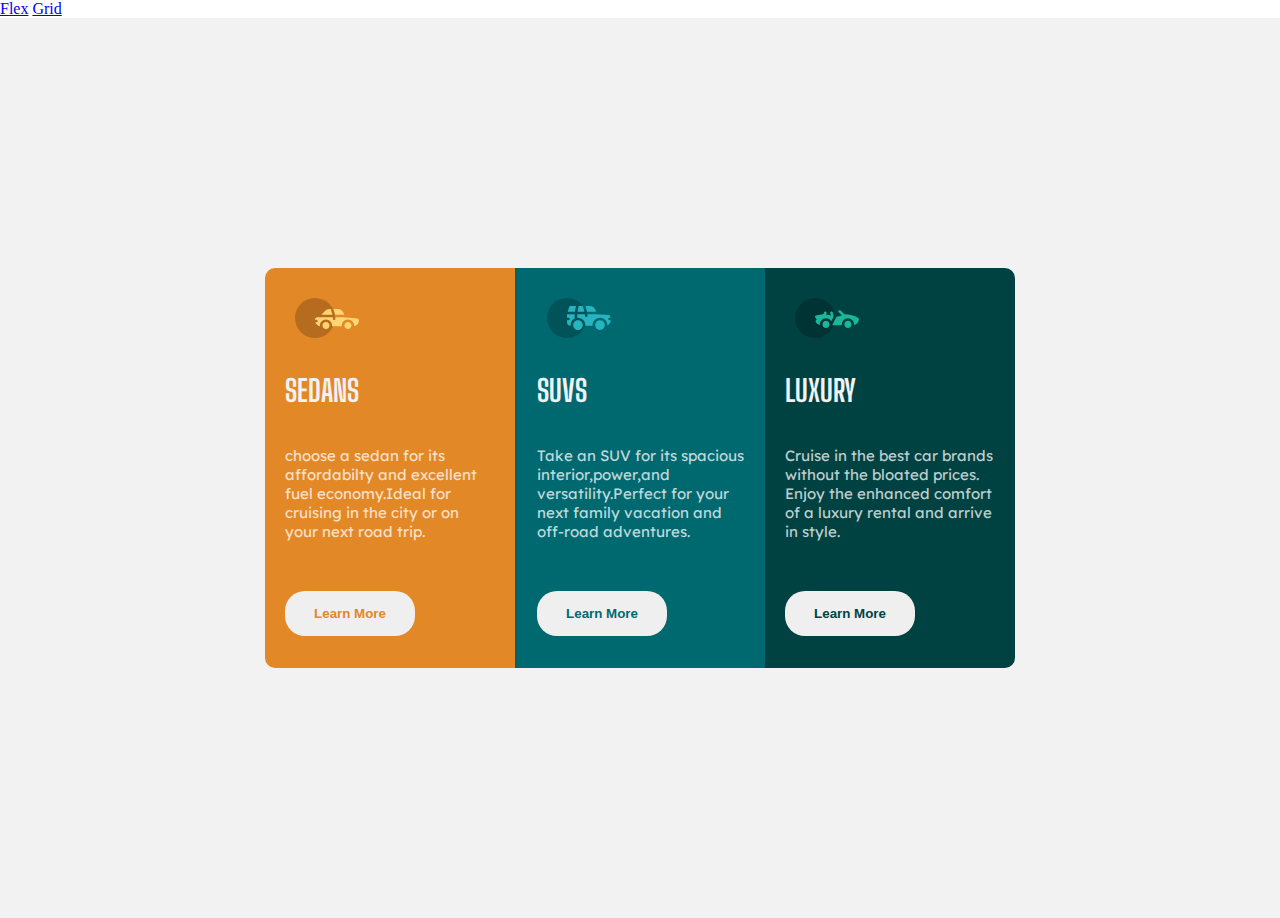
<file: index.html>
<!DOCTYPE html>
<html lang="en">
<head>
    <meta charset="UTF-8">
    <meta http-equiv="X-UA-Compatible" content="IE=edge">
    <meta name="viewport" content="width=device-width, initial-scale=1.0">
    <title> flex-property</title>
    <link rel="stylesheet" href="flex.css">
    <link rel="stylesheet" href="https://fonts.googleapis.com/css?family=Lexend+Deca">
    <link rel="stylesheet" href="https://fonts.googleapis.com/css?family=Big+Shoulders+Display">
</head>
<body>
    <nav><a href="./">Flex</a>
        <a href="./grid.html">Grid</a>
    </nav>
    <div class="flex-container">
        <div class="box-one">
            <div class="img">
                <img src="imgs/icon-sedans.svg">
            </div>
            <h1>SEDANS</h1><br>
             <p>choose a sedan for its<br> affordabilty and excellent<br>fuel economy.Ideal for<br>cruising in the city or on<br> your next road trip.<br></p> 
             <button id="button" type="button">Learn More</button> 
        </div>
        <div class="box-two">
           <div class="img-two" ><img src="imgs/icon-suvs.svg">
        </div> 
        <h1>SUVS</h1><br> 
        <p>Take an SUV for its spacious<br>interior,power,and versatility.Perfect for your<br>next family vacation and<br>off-road adventures.</p>
        <button id="button-two" type="button">Learn More</button>
        </div>
         <div class="box-three">
            <div class="img-two" ><img src="imgs/icon-luxury.svg">
            </div> 
            <h1>LUXURY</h1><br> 
            <p>Cruise in the best car brands<br>without the bloated prices.<br>Enjoy the enhanced comfort<br>of a luxury rental and arrive<br>in style.</p>
            <button id="button-three" type="button">Learn More</button>
        </div>
         </div>
    </div>
</body>
</html>
</file>
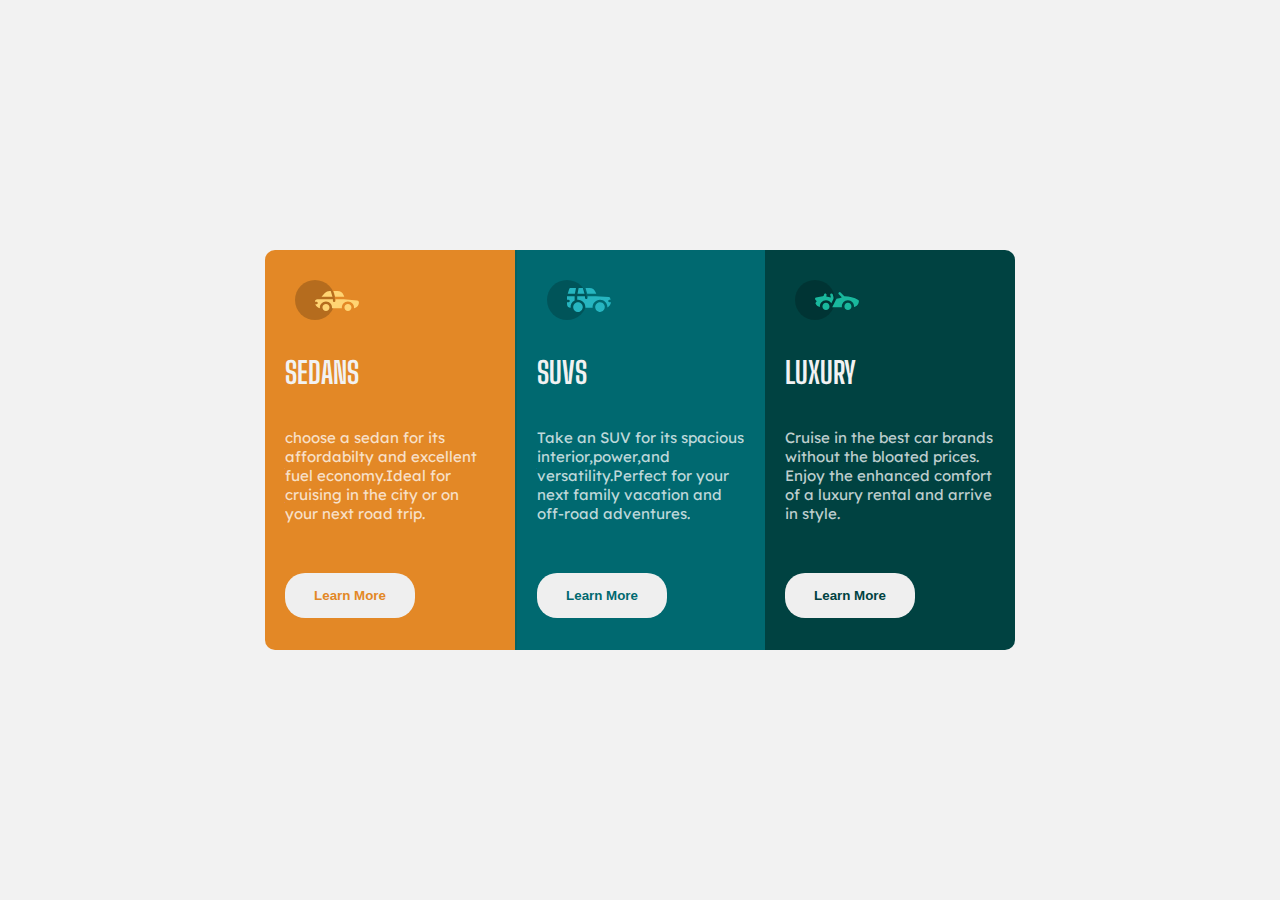
<file: flex.html>
<!DOCTYPE html>
<html lang="en">
<head>
    <meta charset="UTF-8">
    <meta http-equiv="X-UA-Compatible" content="IE=edge">
    <meta name="viewport" content="width=device-width, initial-scale=1.0">
    <title> flex-property</title>
    <link rel="stylesheet" href="flex.css">
    <link rel="stylesheet" href="https://fonts.googleapis.com/css?family=Lexend+Deca">
    <link rel="stylesheet" href="https://fonts.googleapis.com/css?family=Big+Shoulders+Display">
</head>
<body>
    <div class="flex-container">
        <div class="box-one">
            <div class="img">
                <img src="imgs/icon-sedans.svg">
            </div>
            <h1>SEDANS</h1><br>
             <p>choose a sedan for its<br> affordabilty and excellent<br>fuel economy.Ideal for<br>cruising in the city or on<br> your next road trip.<br></p> 
             <button id="button" type="button">Learn More</button> 
        </div>
        <div class="box-two">
           <div class="img-two" ><img src="imgs/icon-suvs.svg">
        </div> 
        <h1>SUVS</h1><br> 
        <p>Take an SUV for its spacious<br>interior,power,and versatility.Perfect for your<br>next family vacation and<br>off-road adventures.</p>
        <button id="button-two" type="button">Learn More</button>
        </div>
         <div class="box-three">
            <div class="img-two" ><img src="imgs/icon-luxury.svg">
            </div> 
            <h1>LUXURY</h1><br> 
            <p>Cruise in the best car brands<br>without the bloated prices.<br>Enjoy the enhanced comfort<br>of a luxury rental and arrive<br>in style.</p>
            <button id="button-three" type="button">Learn More</button>
        </div>
         </div>
    </div>
</body>
</html>
</file>
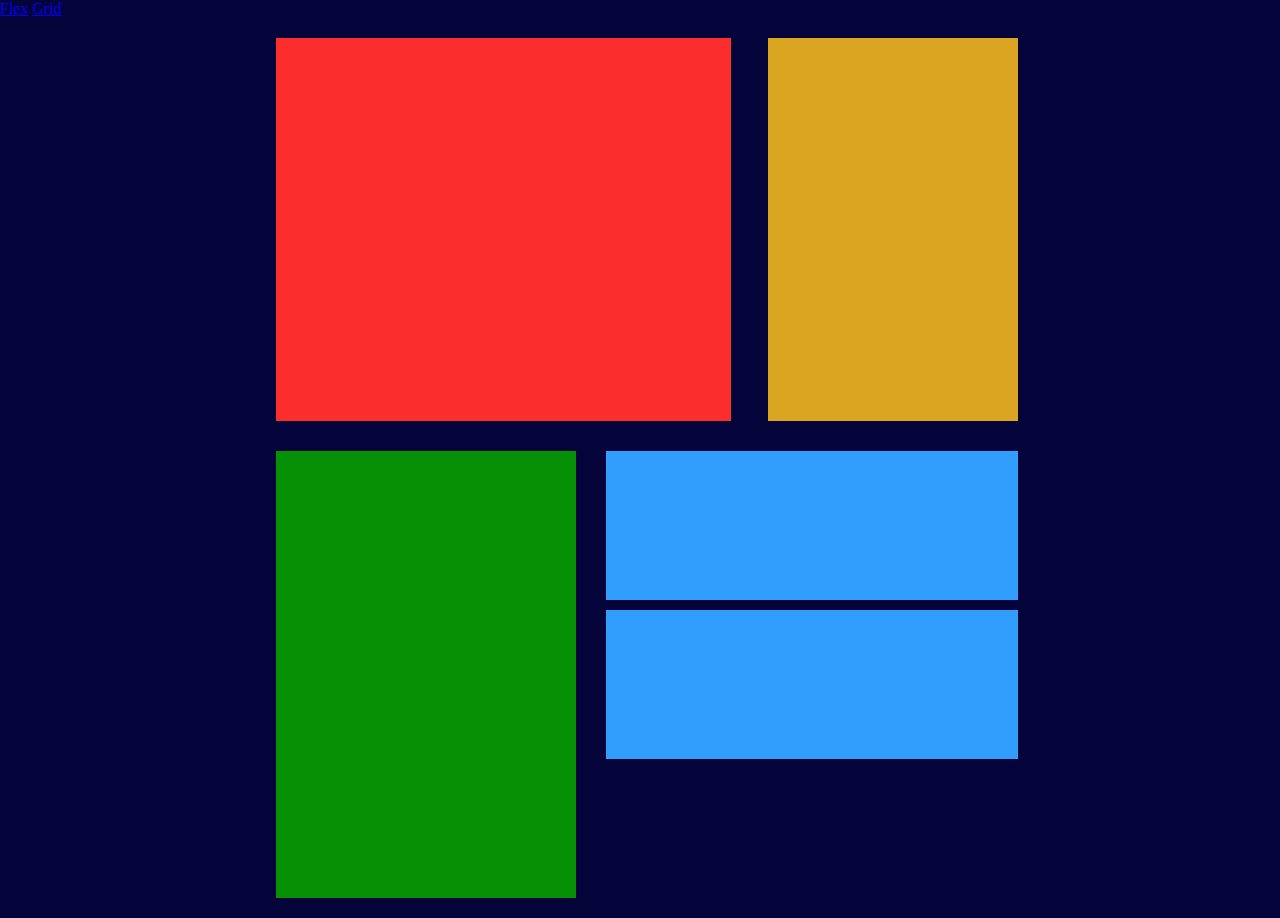
<file: grid.html>
<!DOCTYPE html>
<html lang="en">
<head>
    <meta charset="UTF-8">
    <meta http-equiv="X-UA-Compatible" content="IE=edge">
    <meta name="viewport" content="width=device-width, initial-scale=1.0">
    <title> grid property</title>
    <link rel="stylesheet" href="grid.css">
</head>
<body>
    <nav><a href="./">Flex</a>
        <a href="./grid.html">Grid</a>
    </nav>
    <div class="grid-container">
        <div class="grid-item" id="item-1"></div>
        <div class="grid-item" id="item-2"></div>
        <div class="grid-item" id="item-3"></div>
        <div id="item-4-5"><div class="grid-item" id="item-4"></div>
        <div class="grid-item" id="item-5"></div></div> 
    </div>
   
</body>
</html>
</file>
<file: flex.css>
/* CSS Variables */
:root {
    
--bright-orange: hsl(31, 77%, 52%);
--dark-cyan: hsl(184, 100%, 22%);
--very-dark-cyan: hsl(179, 100%, 13%);
}

*{
    margin: 0;
    padding: 0;
    box-sizing: border-box;
   }
   .flex-container{
       display: flex;
       background:  hsl(0, 0%, 95%);
       width: 100%;
       height: 100vh;
       justify-content: center;
       align-items: center;
   }
   
 
   .box-one{
    background-color:var(--bright-orange);
    border-radius: 10px 0 0 10px;
    padding: 20px;
    width: 250px;
    height: 400px;
   }
   .box-two{
    background-color: var(--dark-cyan);
    padding: 20px;
    width: 250px;
    height: 400px;
    border-left: 2px solid hsl(180, 92%, 20%);
   }
   .box-three{
    background-color: var(--very-dark-cyan);
    border-radius: 0 10px 10px 0;
    padding: 20px;
    width: 250px;
    height: 400px;
   }
   .img,.img-two{
       
       background-repeat: no-repeat;
       margin-left: 10px;
       margin-top: 10px;

   }
   h1{ 
       margin-top: 30px;
       font-size: 30px;
       font-weight: 700;
       font-family:"Big Shoulders Display", sans-serif ;
       color:hsl(0, 0%, 95%) ;
   }
   p{
       margin-top: 20px;
        font-size: 15px;
        font-weight: 400;
        font-family: "Lexend Deca", sans-serif ;
        color:  hsla(0, 0%, 100%, 0.75) ;
    }
    #button{
        width: 130px;
        height: 45px;
        border-radius: 20px;
        border: none;
        margin-top: 50px;
        color: var(--bright-orange);
        font-weight: 700;
    }
    #button-two{
    width: 130px;
    height: 45px;
    border-radius: 20px;
    border: none;
    margin-top: 50px;
    color: var(--dark-cyan);
    font-weight: 700;
    }
    #button-three{
        width: 130px;
        height: 45px;
        border-radius: 20px;
        border: none;
        margin-top: 50px;
        color: var(--very-dark-cyan);
        font-weight: 700;
    }
    #button,#button-two,#button-three:hover{
        cursor: pointer;
    }
</file>
<file: grid.css>
*{
    margin: 0;
    padding: 0;
    box-sizing: border-box;
   }
   body{
       background-color: rgb(4, 4, 59);
   }
   
   .grid-container{
       width: 60%;
       margin: auto;
       height: 100vh;
       display: grid;
       gap: 10px;
       background-color: rgb(4, 4, 59);
       padding: 10px;
       grid-template-columns: repeat(5,10fr);
   }
   .grid-item{
       display: grid;
       margin: 10px;
       align-items: center;
       justify-content: center;
       
   }
   #item-1{
       background-color: rgb(251, 45, 45);
       width: 455px;
       grid-column: 1 / span 3;
   }
   #item-2{
       background-color: goldenrod;
       width: 250px;
       grid-column: 4;
   }
   #item-3{
       background-color: rgb(5, 144, 5);
       width: 300px; 
       grid-column: 1 / span 2;
       grid-row: 2;
   }
   #item-4{
       background-color: rgb(49, 158, 254);
       height: 149px;
      
   }
   #item-5{
    background-color: rgb(49, 158, 254)  ;
    height: 149px;
    

   }  
   #item-4-5{
       height: 85px;
       grid-column: 3 / span 2;
       grid-row: 2;
       
   }
</file>
